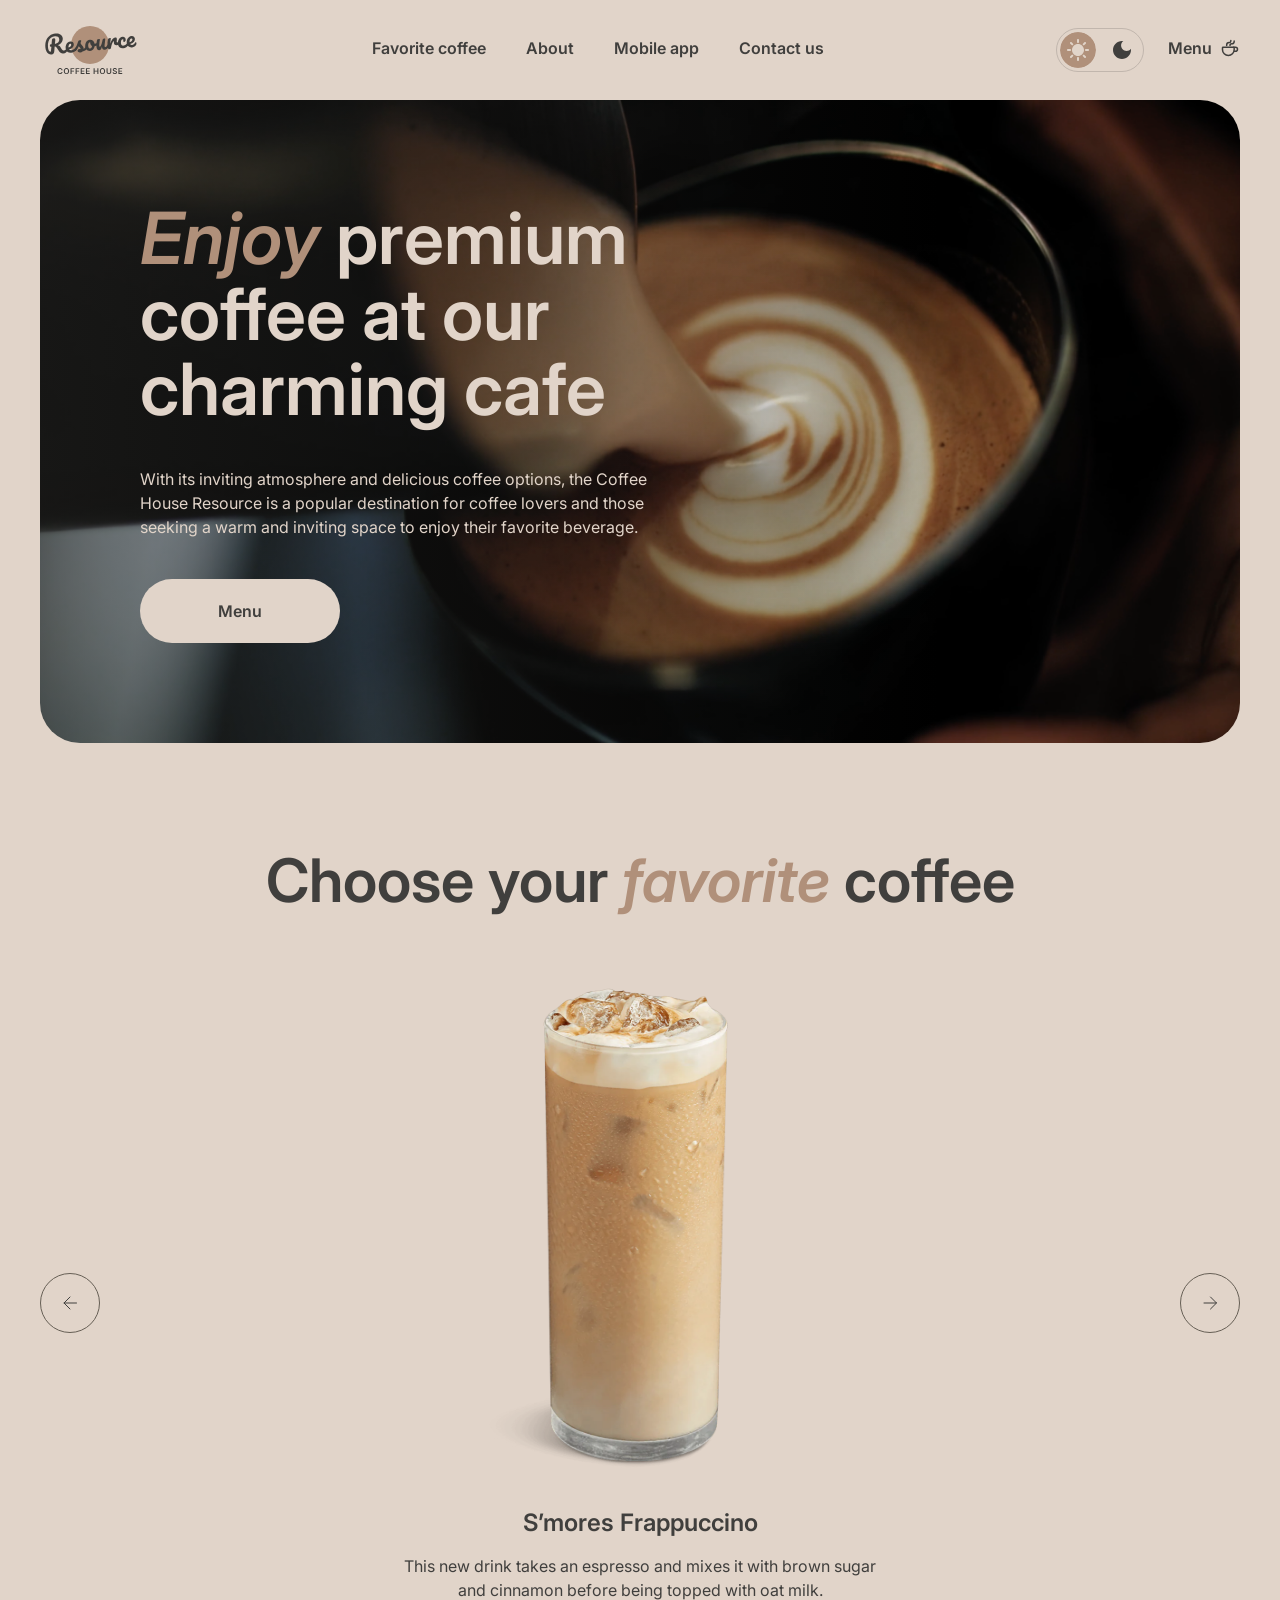
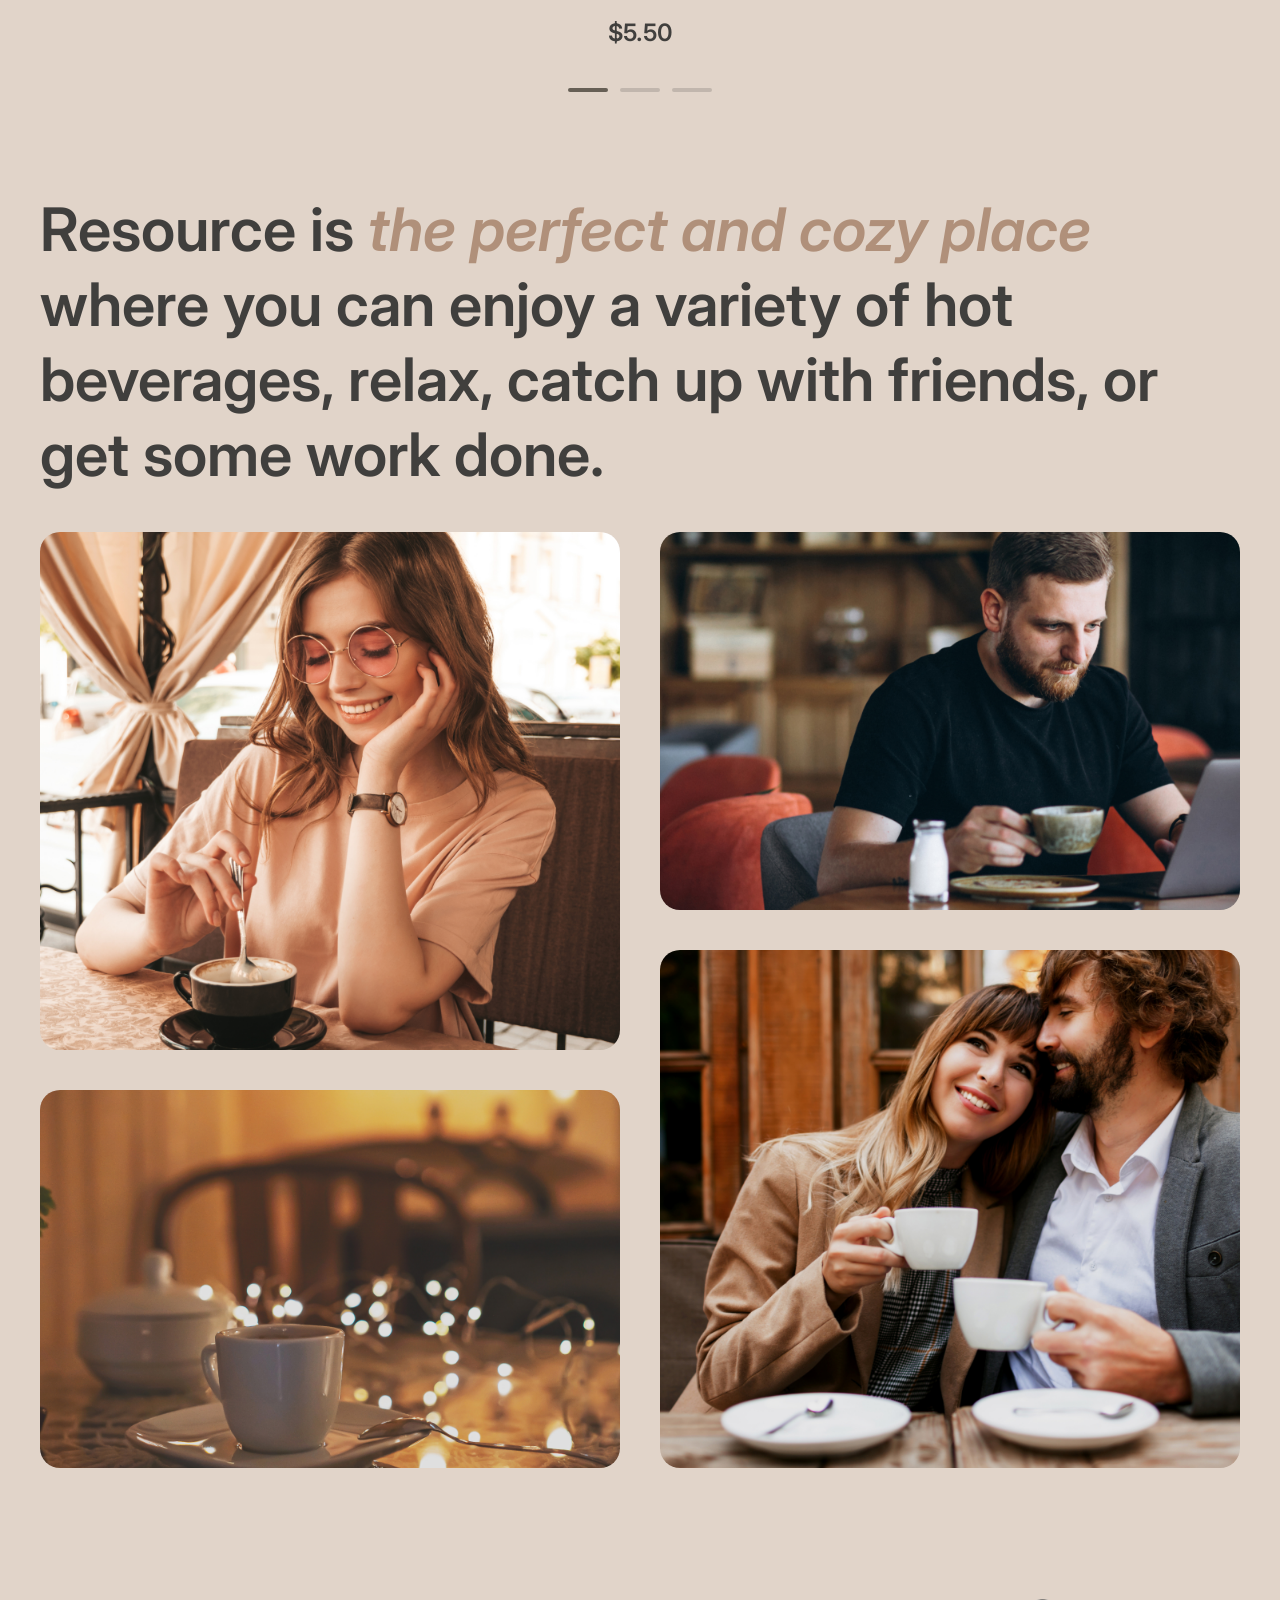
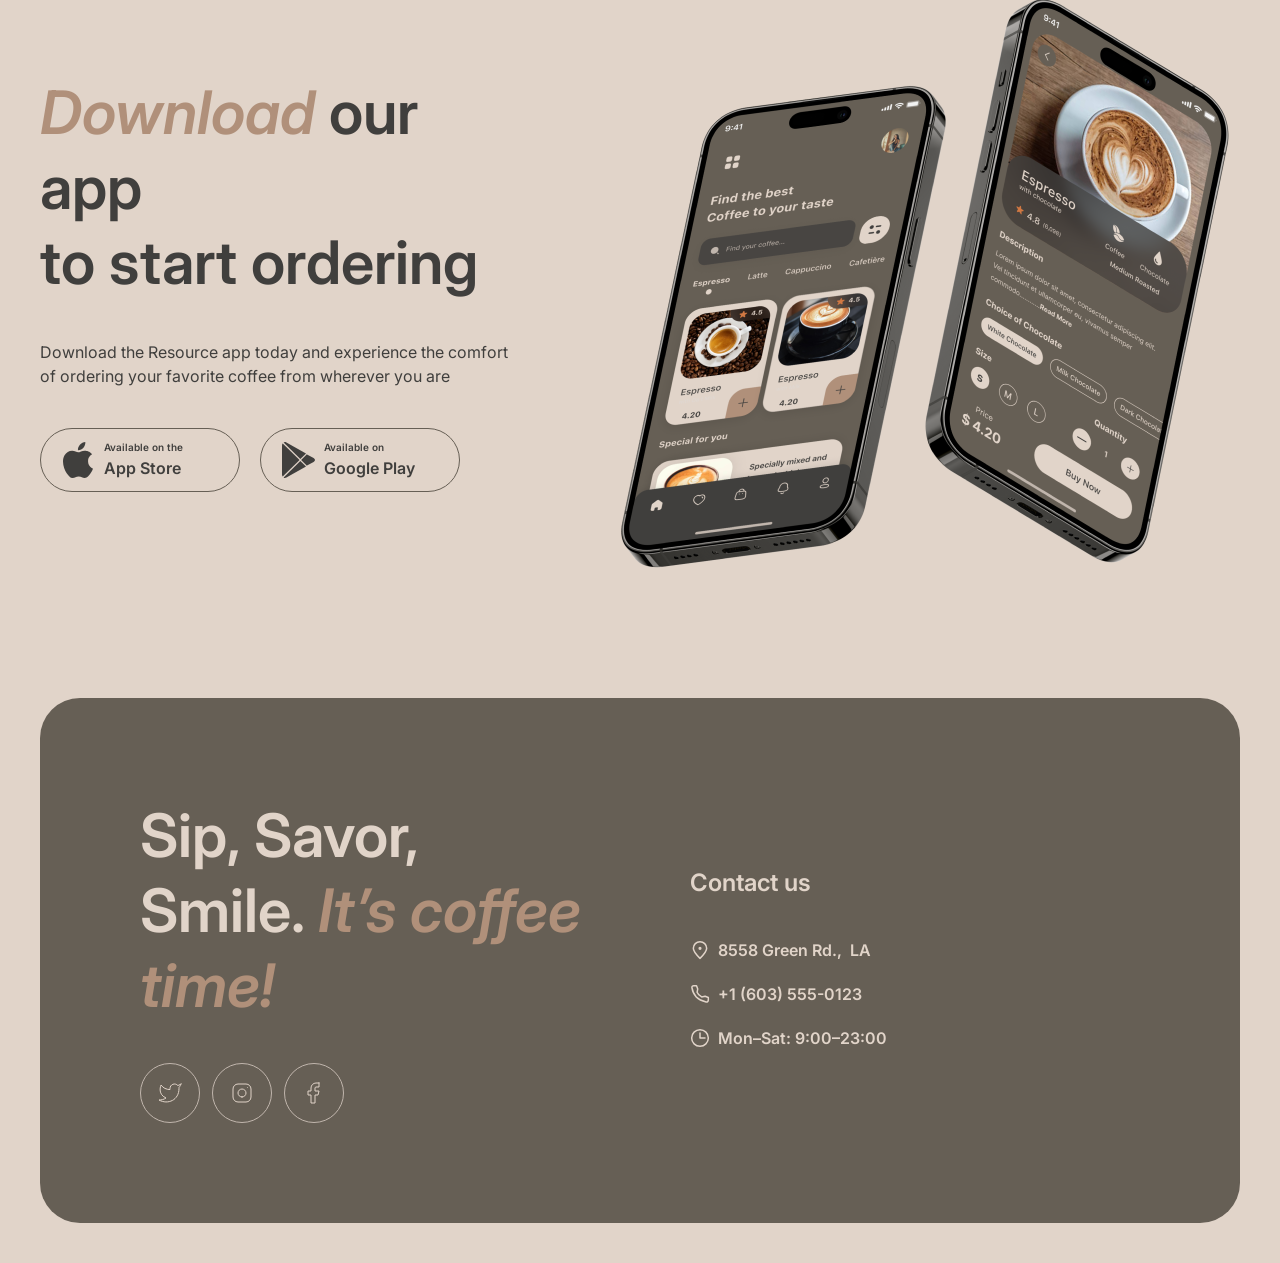
<file: index.html>
<!DOCTYPE html>
<html lang="en">
<head>
  <meta charset="UTF-8">
  <meta name="viewport" content="width=device-width, initial-scale=1.0">
  <title>Resource Coffee House</title>
  <link rel="icon" href="assets/favicon.svg" type="image/svg+xml">
  <link rel="preconnect" href="https://fonts.googleapis.com">
  <link rel="preconnect" href="https://fonts.gstatic.com" crossorigin>
  <link href="https://fonts.googleapis.com/css2?family=Inter:ital,wght@0,400;0,600;1,600&display=swap" rel="stylesheet">
  <link rel="stylesheet" href="css/common.css">
  <link rel="stylesheet" href="css/index.css">
  <script src="js/common.js"></script>
  <script src="js/index.js" defer></script>
</head>
<body>
  <header class="header">
    <div class="container header__inner">
      <a class="logo" href="index.html">
        <img class="logo__img logo__img--light" src="assets/logo.svg" width="100" height="60" alt="Resource coffee house">
        <img class="logo__img logo__img--dark" src="assets/logo-dark.svg" width="100" height="60" alt="Resource coffee house">
      </a>

      <nav class="nav" id="nav">
        <ul class="nav__list">
          <li><a class="link" href="index.html#favorite-coffee">Favorite coffee</a></li>
          <li><a class="link" href="index.html#about">About</a></li>
          <li><a class="link" href="index.html#mobile-app">Mobile app</a></li>
          <li><a class="link" href="index.html#contacts">Contact us</a></li>
        </ul>
        <a class="link nav__menu" href="catalog.html">Menu <span class="icon icon--coffee-cup" aria-hidden="true"></span></a>
      </nav>

      <div class="header__actions">
        <div class="theme-switch" role="group" aria-label="Color theme">
          <button class="theme-switch__btn theme-switch__btn--light" type="button" data-theme="light" aria-label="Light theme"></button>
          <button class="theme-switch__btn theme-switch__btn--dark" type="button" data-theme="dark" aria-label="Dark theme"></button>
        </div>
        <a class="link header__menu" href="catalog.html">Menu <span class="icon icon--coffee-cup" aria-hidden="true"></span></a>
        <button class="burger" type="button" aria-label="Open menu" aria-expanded="false" aria-controls="nav">
          <span class="icon icon--burger" aria-hidden="true"></span>
          <span class="icon icon--close" aria-hidden="true"></span>
        </button>
      </div>
    </div>
  </header>

  <main>
    <section class="hero">
      <div class="container">
        <div class="hero__box">
          <div class="hero__content">
            <h1 class="heading-1"><em class="accent">Enjoy</em> premium coffee at our charming cafe</h1>
            <p>With its inviting atmosphere and delicious coffee options, the Coffee House Resource is a popular destination for coffee lovers and those seeking a warm and inviting space to enjoy their favorite beverage.</p>
            <a class="btn" href="catalog.html">Menu <span class="icon icon--coffee-cup" aria-hidden="true"></span></a>
          </div>
        </div>
      </div>
    </section>

    <section class="favorite" id="favorite-coffee">
      <div class="container">
        <h2 class="heading-2 favorite__title">Choose your <em class="accent">favorite</em> coffee</h2>

        <div class="slider">
          <div class="slider__row">
            <button class="icon-btn slider__arrow" type="button" aria-label="Previous slide">
              <span class="icon icon--arrow-left" aria-hidden="true"></span>
            </button>

            <div class="slider__viewport">
              <ul class="slider__track">
                <li class="slide">
                  <div class="slide__content">
                    <img class="slide__img" src="assets/coffee-slider-1.png" width="530" height="530" alt="S’mores Frappuccino">
                    <h3 class="heading-3">S’mores Frappuccino</h3>
                    <p>This new drink takes an espresso and mixes it with brown sugar and cinnamon before being topped with oat milk.</p>
                    <p class="heading-3">$5.50</p>
                  </div>
                </li>
                <li class="slide">
                  <div class="slide__content">
                    <img class="slide__img" src="assets/coffee-slider-2.png" width="530" height="530" alt="Caramel Macchiato">
                    <h3 class="heading-3">Caramel Macchiato</h3>
                    <p>Fragrant and unique classic espresso with rich caramel-peanut syrup, with cream under whipped thick foam.</p>
                    <p class="heading-3">$5.00</p>
                  </div>
                </li>
                <li class="slide">
                  <div class="slide__content">
                    <img class="slide__img" src="assets/coffee-slider-3.png" width="530" height="530" alt="Ice coffee">
                    <h3 class="heading-3">Ice coffee</h3>
                    <p>A popular summer drink that tones and invigorates. Prepared from coffee, milk and ice.</p>
                    <p class="heading-3">$4.50</p>
                  </div>
                </li>
              </ul>
            </div>

            <button class="icon-btn slider__arrow" type="button" aria-label="Next slide">
              <span class="icon icon--arrow-right" aria-hidden="true"></span>
            </button>
          </div>

          <div class="slider__controls">
            <button class="slider__bar slider__bar--active" type="button" aria-label="Slide 1"></button>
            <button class="slider__bar" type="button" aria-label="Slide 2"></button>
            <button class="slider__bar" type="button" aria-label="Slide 3"></button>
          </div>
        </div>
      </div>
    </section>

    <section class="about" id="about">
      <div class="container">
        <h2 class="heading-2 about__title">Resource is <em class="accent">the perfect and cozy place</em> where you can enjoy a variety of hot beverages, relax, catch up with friends, or get some work done.</h2>

        <div class="about__images">
          <div class="about__column">
            <figure class="about__figure about__figure--tall">
              <img src="assets/about-1.png" width="726" height="726" alt="Smiling woman stirring a cup of coffee" loading="lazy">
            </figure>
            <figure class="about__figure about__figure--short about__figure--desktop">
              <img src="assets/about-2.png" width="726" height="726" alt="Cup of tea with warm lights in the background" loading="lazy">
            </figure>
          </div>
          <div class="about__column">
            <figure class="about__figure about__figure--short about__figure--desktop">
              <img src="assets/about-3.png" width="726" height="726" alt="Man with a cup of coffee at the table" loading="lazy">
            </figure>
            <figure class="about__figure about__figure--tall">
              <img src="assets/about-4.png" width="726" height="726" alt="Couple enjoying coffee together" loading="lazy">
            </figure>
          </div>
        </div>
      </div>
    </section>

    <section class="app" id="mobile-app">
      <div class="container app__inner">
        <div class="app__offer">
          <h2 class="heading-2"><em class="accent">Download</em> our app<br>to start ordering</h2>
          <p>Download the Resource app today and experience the comfort of ordering your favorite coffee from wherever you are</p>
          <div class="app__buttons">
            <a class="store-btn" href="#">
              <span class="icon icon--app-store" aria-hidden="true"></span>
              <span class="store-btn__text">
                <span class="store-btn__caption">Available on the</span>
                App Store
              </span>
            </a>
            <a class="store-btn" href="#">
              <span class="icon icon--google-play" aria-hidden="true"></span>
              <span class="store-btn__text">
                <span class="store-btn__caption">Available on</span>
                Google Play
              </span>
            </a>
          </div>
        </div>
        <img class="app__img" src="assets/mobile-screens.png" width="630" height="630" alt="Resource mobile app screens" loading="lazy">
      </div>
    </section>
  </main>

  <footer class="footer" id="contacts">
    <div class="container">
      <div class="footer__box">
        <div class="footer__offer">
          <h2 class="heading-2">Sip, Savor, Smile. <em class="accent">It’s coffee time!</em></h2>
          <ul class="socials">
            <li><a class="social" href="https://twitter.com" target="_blank" rel="noopener" aria-label="Twitter"><span class="icon icon--twitter" aria-hidden="true"></span></a></li>
            <li><a class="social" href="https://instagram.com" target="_blank" rel="noopener" aria-label="Instagram"><span class="icon icon--instagram" aria-hidden="true"></span></a></li>
            <li><a class="social" href="https://facebook.com" target="_blank" rel="noopener" aria-label="Facebook"><span class="icon icon--facebook" aria-hidden="true"></span></a></li>
          </ul>
        </div>

        <div class="footer__contacts">
          <h2 class="heading-3">Contact us</h2>
          <address>
            <ul class="contacts">
              <li><a class="link" href="https://www.google.com/maps/search/?api=1&amp;query=8558+Green+Rd.,+LA" target="_blank" rel="noopener"><span class="icon icon--pin" aria-hidden="true"></span>8558 Green Rd.,&nbsp; LA</a></li>
              <li><a class="link" href="tel:+16035550123"><span class="icon icon--phone" aria-hidden="true"></span>+1 (603) 555-0123</a></li>
              <li class="contacts__item"><span class="icon icon--clock" aria-hidden="true"></span>Mon–Sat: 9:00–23:00</li>
            </ul>
          </address>
        </div>
      </div>
    </div>
  </footer>
</body>
</html>
</file>
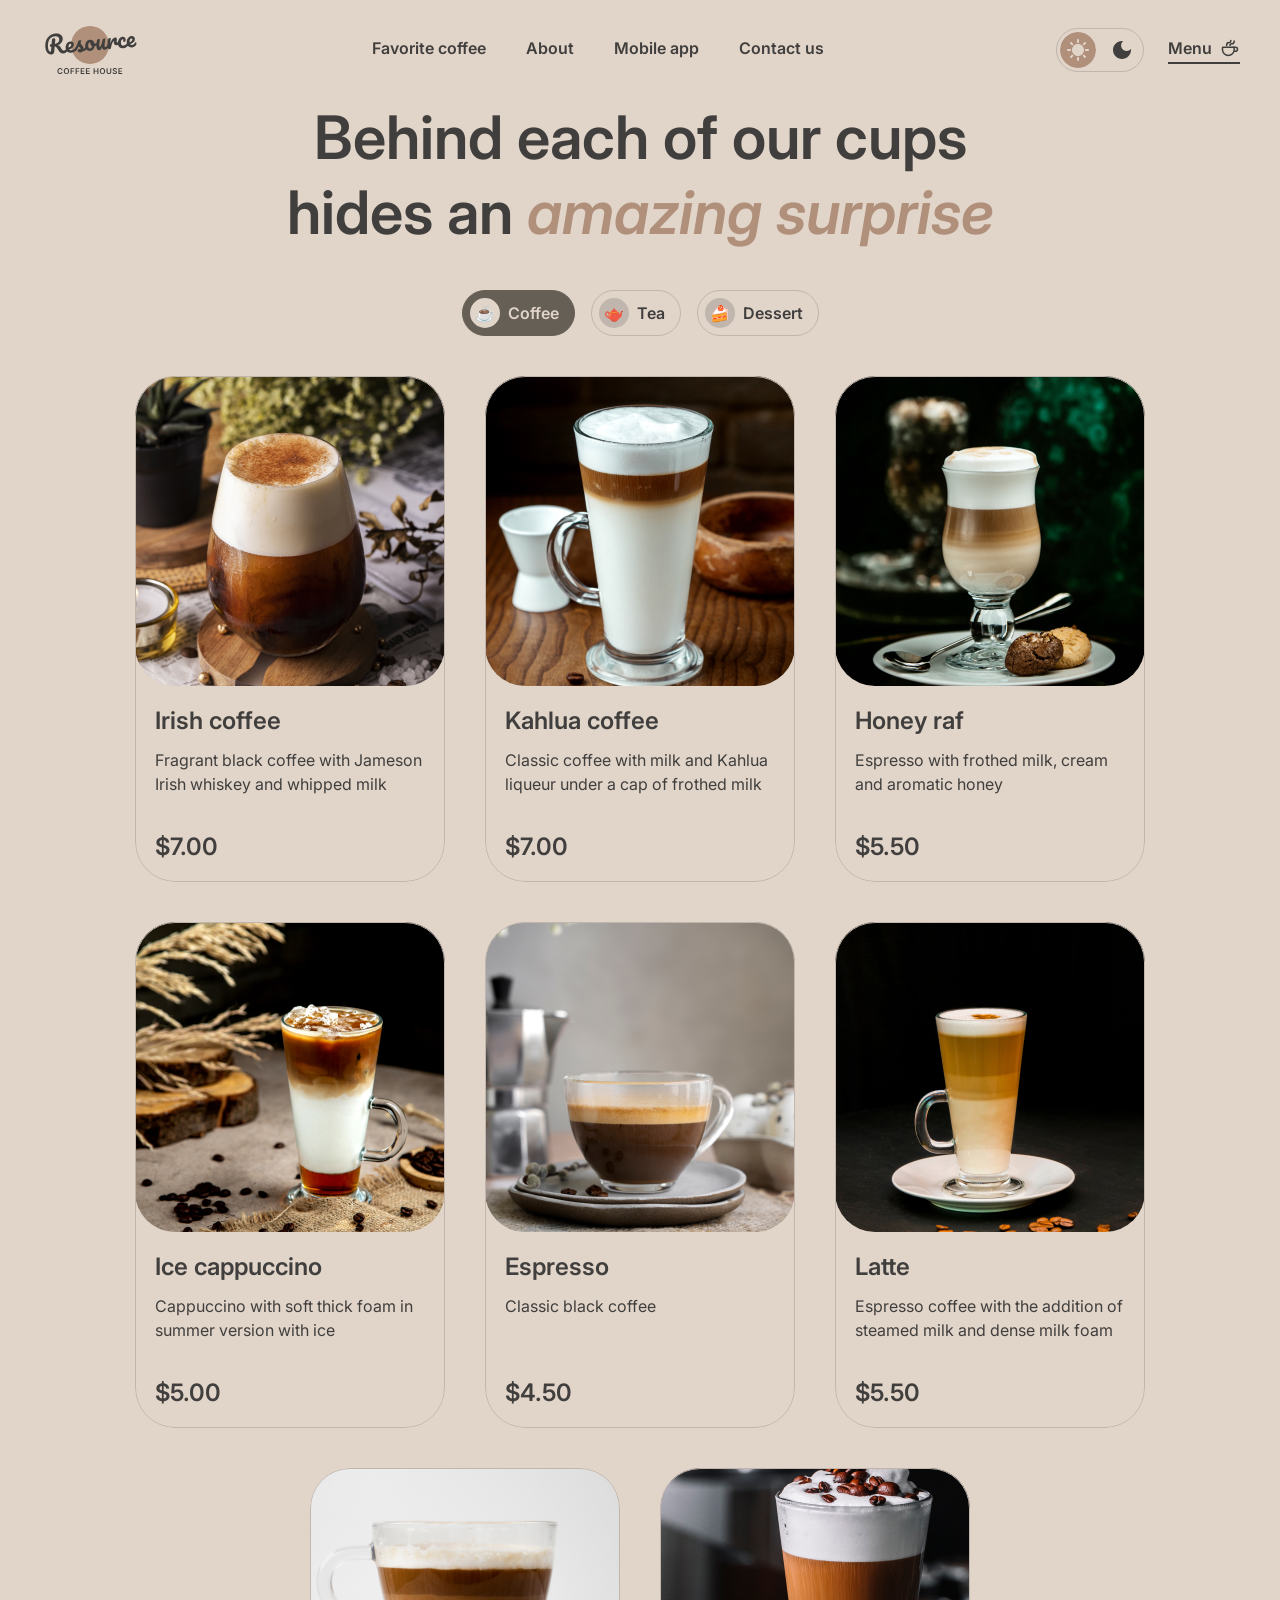
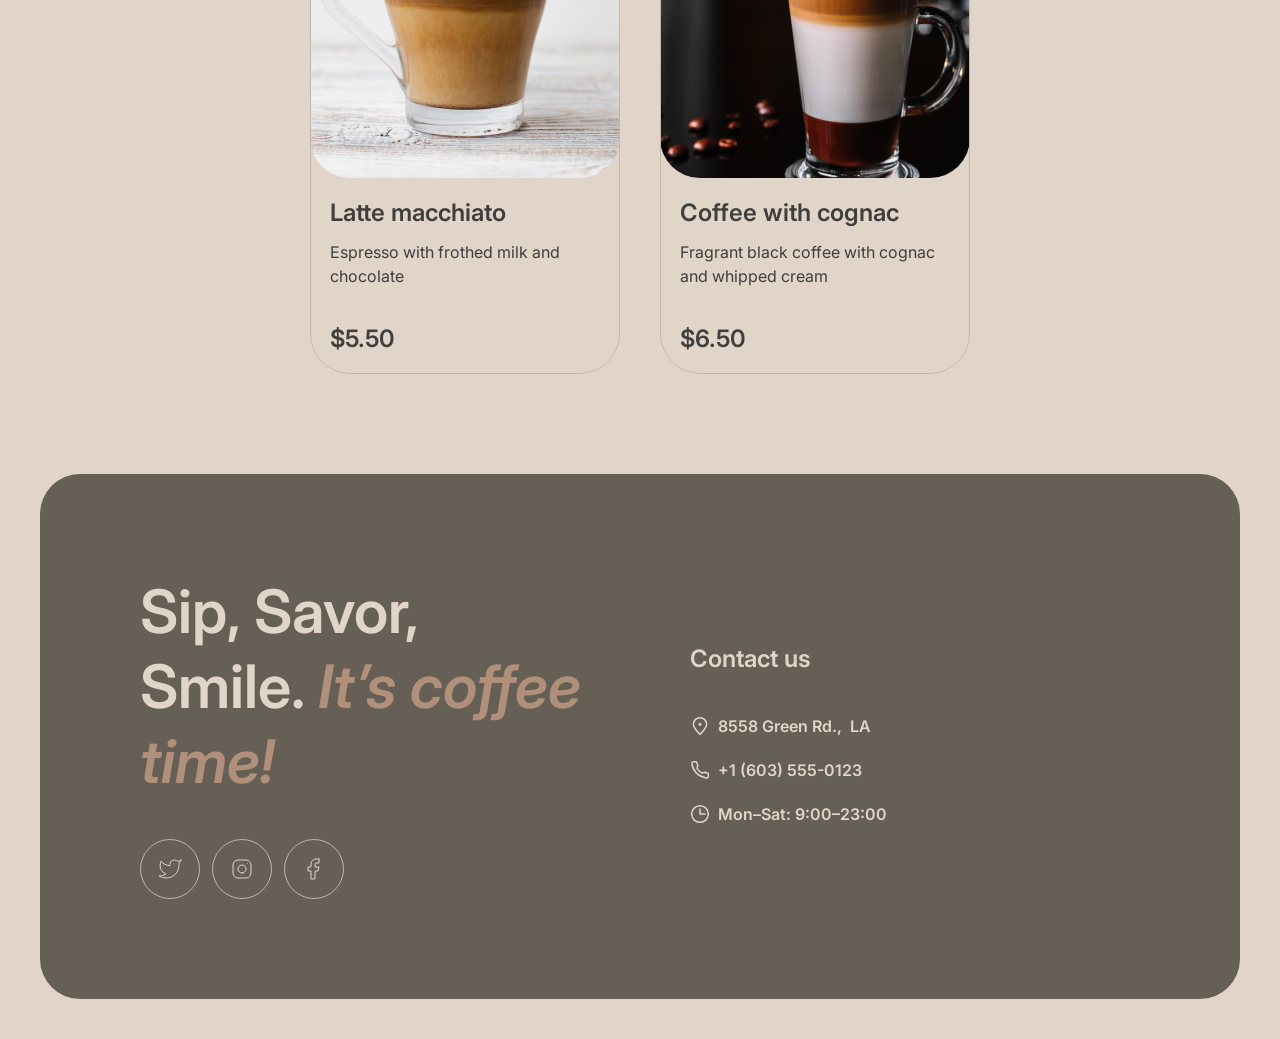
<file: catalog.html>
<!DOCTYPE html>
<html lang="en">
<head>
  <meta charset="UTF-8">
  <meta name="viewport" content="width=device-width, initial-scale=1.0">
  <title>Menu — Resource Coffee House</title>
  <link rel="icon" href="assets/favicon.svg" type="image/svg+xml">
  <link rel="preconnect" href="https://fonts.googleapis.com">
  <link rel="preconnect" href="https://fonts.gstatic.com" crossorigin>
  <link href="https://fonts.googleapis.com/css2?family=Inter:ital,wght@0,400;0,600;1,600&display=swap" rel="stylesheet">
  <link rel="stylesheet" href="css/common.css">
  <link rel="stylesheet" href="css/catalog.css">
  <script src="js/common.js"></script>
  <script src="data/products.js"></script>
  <script src="js/catalog.js" defer></script>
</head>
<body>
  <header class="header">
    <div class="container header__inner">
      <a class="logo" href="index.html">
        <img class="logo__img logo__img--light" src="assets/logo.svg" width="100" height="60" alt="Resource coffee house">
        <img class="logo__img logo__img--dark" src="assets/logo-dark.svg" width="100" height="60" alt="Resource coffee house">
      </a>

      <nav class="nav" id="nav">
        <ul class="nav__list">
          <li><a class="link" href="index.html#favorite-coffee">Favorite coffee</a></li>
          <li><a class="link" href="index.html#about">About</a></li>
          <li><a class="link" href="index.html#mobile-app">Mobile app</a></li>
          <li><a class="link" href="index.html#contacts">Contact us</a></li>
        </ul>
        <a class="link nav__menu" href="catalog.html" aria-current="page">Menu <span class="icon icon--coffee-cup" aria-hidden="true"></span></a>
      </nav>

      <div class="header__actions">
        <div class="theme-switch" role="group" aria-label="Color theme">
          <button class="theme-switch__btn theme-switch__btn--light" type="button" data-theme="light" aria-label="Light theme"></button>
          <button class="theme-switch__btn theme-switch__btn--dark" type="button" data-theme="dark" aria-label="Dark theme"></button>
        </div>
        <a class="link header__menu" href="catalog.html" aria-current="page">Menu <span class="icon icon--coffee-cup" aria-hidden="true"></span></a>
        <button class="burger" type="button" aria-label="Open menu" aria-expanded="false" aria-controls="nav">
          <span class="icon icon--burger" aria-hidden="true"></span>
          <span class="icon icon--close" aria-hidden="true"></span>
        </button>
      </div>
    </div>
  </header>

  <main>
    <section class="menu">
      <div class="container">
        <div class="menu__offer">
          <h1 class="heading-2 menu__title">Behind each of our cups hides an <em class="accent">amazing surprise</em></h1>
          <div class="tabs" role="group" aria-label="Menu categories">
            <button class="tab" type="button" data-tab="coffee" aria-pressed="true"><span class="tab__icon" aria-hidden="true">☕</span>Coffee</button>
            <button class="tab" type="button" data-tab="tea" aria-pressed="false"><span class="tab__icon" aria-hidden="true">🫖</span>Tea</button>
            <button class="tab" type="button" data-tab="dessert" aria-pressed="false"><span class="tab__icon" aria-hidden="true">🍰</span>Dessert</button>
          </div>
        </div>

        <div class="menu__panel" data-panel="coffee">
          <h2 class="visually-hidden">Coffee</h2>
        </div>
        <div class="menu__panel" data-panel="tea" hidden>
          <h2 class="visually-hidden">Tea</h2>
        </div>
        <div class="menu__panel" data-panel="dessert" hidden>
          <h2 class="visually-hidden">Dessert</h2>
        </div>
      </div>
    </section>
  </main>

  <footer class="footer" id="contacts">
    <div class="container">
      <div class="footer__box">
        <div class="footer__offer">
          <h2 class="heading-2">Sip, Savor, Smile. <em class="accent">It’s coffee time!</em></h2>
          <ul class="socials">
            <li><a class="social" href="https://twitter.com" target="_blank" rel="noopener" aria-label="Twitter"><span class="icon icon--twitter" aria-hidden="true"></span></a></li>
            <li><a class="social" href="https://instagram.com" target="_blank" rel="noopener" aria-label="Instagram"><span class="icon icon--instagram" aria-hidden="true"></span></a></li>
            <li><a class="social" href="https://facebook.com" target="_blank" rel="noopener" aria-label="Facebook"><span class="icon icon--facebook" aria-hidden="true"></span></a></li>
          </ul>
        </div>

        <div class="footer__contacts">
          <h2 class="heading-3">Contact us</h2>
          <address>
            <ul class="contacts">
              <li><a class="link" href="https://www.google.com/maps/search/?api=1&amp;query=8558+Green+Rd.,+LA" target="_blank" rel="noopener"><span class="icon icon--pin" aria-hidden="true"></span>8558 Green Rd.,&nbsp; LA</a></li>
              <li><a class="link" href="tel:+16035550123"><span class="icon icon--phone" aria-hidden="true"></span>+1 (603) 555-0123</a></li>
              <li class="contacts__item"><span class="icon icon--clock" aria-hidden="true"></span>Mon–Sat: 9:00–23:00</li>
            </ul>
          </address>
        </div>
      </div>
    </div>
  </footer>

  <div class="modal" id="modal" hidden>
    <div class="modal__box" role="dialog" aria-modal="true" aria-labelledby="modal-title">
      <div class="modal__media">
        <!-- заглушка, чтобы валидатор html не ругался -->
        <img class="modal__img" src="assets/favicon.svg" alt="">
      </div>

      <div class="modal__content">
        <div class="modal__info">
          <h2 class="heading-3" id="modal-title">&nbsp;</h2>
          <p class="modal__description"></p>
        </div>

        <div class="modal__group">
          <p>Size</p>
          <div class="modal__options" data-size-options></div>
        </div>

        <div class="modal__group">
          <p>Additives</p>
          <div class="modal__options" data-additive-options></div>
        </div>

        <div class="modal__total">
          <p>Total:</p>
          <p class="modal__price"></p>
        </div>

        <div class="modal__alert">
          <span class="icon icon--info" aria-hidden="true"></span>
          <p>The cost is not final. Download our mobile app to see the final price and place your order. Earn loyalty points and enjoy your favorite coffee with up to 20% discount.</p>
        </div>

        <button class="modal__close" type="button" data-close>Close</button>
      </div>
    </div>
  </div>
</body>
</html>
</file>
<file: css/common.css>
:root {
  /* colors */
  --mainBg: #e1d4c9;
  --containerBg: #665f55;
  --overlayBg: rgba(64, 63, 61, 0.8);
  --textPrimary: #403f3d;
  --textInverse: #e1d4c9;
  --textAccent: #b0907a;
  --borderPrimary: #c1b6ad;
  --borderInverse: #665f55;
  /* fonts */
  --fontMain: "Inter", sans-serif;
  --h1Size: 72px;
  --h2Size: 60px;
  --gutter: 40px;
}

.dark-mode {
  --mainBg: #292826;
  --containerBg: #403f3d;
  --overlayBg: rgba(41, 40, 38, 0.8);
  --textPrimary: #e1d4c9;
  --borderPrimary: #665f55;
  --borderInverse: #c1b6ad;
}

@media (max-width: 600px) {
  :root {
    --h1Size: 42px;
    --h2Size: 32px;
    --gutter: 16px;
  }
}

/* reset */
* {
  box-sizing: border-box;
}

html {
  scroll-behavior: smooth;
}

body {
  margin: 0;
  padding: 20px 0 40px;
  background-color: var(--mainBg);
  color: var(--textPrimary);
  font-family: var(--fontMain);
  font-size: 16px;
  line-height: 1.5;
}

h1,
h2,
h3,
p,
ul,
figure {
  margin: 0;
}

ul {
  padding: 0;
  list-style: none;
}

a {
  color: inherit;
  text-decoration: none;
}

img {
  display: block;
  max-width: 100%;
}

button {
  padding: 0;
  border: 0;
  background: none;
  color: inherit;
  font: inherit;
  cursor: pointer;
}

[hidden] {
  display: none !important;
}

/* base */
.container {
  max-width: 1440px;
  margin: 0 auto;
  padding: 0 var(--gutter);
}

.heading-1 {
  font-size: var(--h1Size);
  font-weight: 600;
  line-height: 1.05;
}

.heading-2 {
  font-size: var(--h2Size);
  font-weight: 600;
  line-height: 1.25;
}

.heading-3 {
  font-size: 24px;
  font-weight: 600;
  line-height: 1.25;
}

.accent {
  color: var(--textAccent);
  font-style: italic;
}

.visually-hidden {
  position: absolute;
  width: 1px;
  height: 1px;
  overflow: hidden;
  clip: rect(0 0 0 0);
}

/* icons */
.icon {
  display: inline-block;
  width: 20px;
  height: 20px;
  background-color: currentColor;
  mask-repeat: no-repeat;
  mask-position: center;
  mask-size: contain;
}

.icon--coffee-cup {
  mask-image: url("../assets/icons/coffee-cup.svg");
}

.icon--pin {
  mask-image: url("../assets/icons/pin.svg");
}

.icon--phone {
  mask-image: url("../assets/icons/phone.svg");
}

.icon--clock {
  mask-image: url("../assets/icons/clock.svg");
}

.icon--twitter {
  width: 24px;
  height: 24px;
  mask-image: url("../assets/icons/twitter.svg");
}

.icon--instagram {
  width: 24px;
  height: 24px;
  mask-image: url("../assets/icons/instagram.svg");
}

.icon--facebook {
  width: 24px;
  height: 24px;
  mask-image: url("../assets/icons/facebook.svg");
}

.icon--burger {
  width: 17px;
  height: 9px;
  mask-image: url("../assets/icons/burger.svg");
}

.icon--close {
  width: 13px;
  height: 13px;
  mask-image: url("../assets/icons/close.svg");
}

.icon--refresh {
  width: 24px;
  height: 24px;
  mask-image: url("../assets/icons/refresh.svg");
}

.icon--arrow-left {
  width: 24px;
  height: 24px;
  mask-image: url("../assets/icons/arrow-left.svg");
}

.icon--arrow-right {
  width: 24px;
  height: 24px;
  mask-image: url("../assets/icons/arrow-right.svg");
}

/* links */
.link {
  position: relative;
  display: inline-flex;
  align-items: center;
  gap: 8px;
  padding-bottom: 4px;
  font-weight: 600;
}

.link::after {
  content: "";
  position: absolute;
  left: 0;
  right: 0;
  bottom: 0;
  height: 2px;
  background-color: currentColor;
  transform: scaleX(0);
  transform-origin: left;
  transition: transform 0.25s;
}

.link:hover::after,
.link[aria-current="page"]::after {
  transform: scaleX(1);
}

/* header */
.header {
  position: relative;
  z-index: 10;
  height: 60px;
}

.header__inner {
  display: flex;
  align-items: center;
  justify-content: space-between;
  gap: 24px;
}

.logo,
.header__actions {
  position: relative;
  z-index: 1;
}

.logo__img {
  width: 100px;
  height: 60px;
}

.logo__img--dark,
.dark-mode .logo__img--light {
  display: none;
}

.dark-mode .logo__img--dark {
  display: block;
}

.nav {
  flex: 1;
}

.nav__list {
  display: flex;
  justify-content: center;
  gap: 40px;
}

.nav__menu,
.burger {
  display: none;
}

.header__actions {
  display: flex;
  align-items: center;
  gap: 24px;
}

.theme-switch {
  display: flex;
  gap: 8px;
  padding: 3px;
  border: 1px solid var(--borderPrimary);
  border-radius: 100px;
}

.theme-switch__btn {
  width: 36px;
  height: 36px;
  border-radius: 50%;
  transition: opacity 0.25s;
  background-position: center;
  background-size: contain;
}

.theme-switch__btn--light {
  background-image: url("../assets/icons/theme-light-sun.svg");
}

.theme-switch__btn--dark {
  background-image: url("../assets/icons/theme-light-moon.svg");
}

.dark-mode .theme-switch__btn--light {
  background-image: url("../assets/icons/theme-dark-sun.svg");
}

.dark-mode .theme-switch__btn--dark {
  background-image: url("../assets/icons/theme-dark-moon.svg");
}

.theme-switch__btn:hover {
  opacity: 0.7;
}

.burger {
  align-items: center;
  justify-content: center;
  width: 44px;
  height: 44px;
  border: 1px solid var(--borderInverse);
  border-radius: 50%;
  transition: background-color 0.25s;
}

.burger:hover {
  background-color: var(--borderPrimary);
}

.burger .icon {
  position: absolute;
  top: 50%;
  left: 50%;
  transform: translate(-50%, -50%);
  transition: opacity 0.25s ease, transform 0.25s ease;
}

.burger .icon--close {
  opacity: 0;
  transform: translate(-50%, -50%) rotate(-45deg);
}

.burger[aria-expanded="true"] .icon--burger {
  opacity: 0;
  transform: translate(-50%, -50%) rotate(45deg);
}

.burger[aria-expanded="true"] .icon--close {
  opacity: 1;
  transform: translate(-50%, -50%) rotate(0deg);
}

/* header nav is tight in this range, so it gets smaller gaps and font
   instead of jumping straight to the burger like on narrower screens */
@media (min-width: 769px) and (max-width: 1024px) {
  .header__inner {
    gap: 12px;
  }

  .logo__img {
    width: 80px;
    height: 48px;
  }

  .nav__list {
    gap: 14px;
  }

  .nav .link {
    font-size: 14px;
  }

  .header__actions {
    gap: 12px;
  }
}

@media (max-width: 768px) {
  .header__menu {
    display: none;
  }

  .burger {
    display: flex;
    position: relative;
  }

  .theme-switch__btn {
    width: 44px;
    height: 44px;
  }

  .nav {
    position: fixed;
    top: 0;
    right: 0;
    bottom: 0;
    left: 0;
    display: flex;
    flex-direction: column;
    align-items: center;
    justify-content: center;
    gap: 100px;
    padding: 100px var(--gutter) 60px;
    overflow-y: auto;
    background-color: var(--mainBg);
    opacity: 0;
    transform: translateY(-16px);
    pointer-events: none;
    transition: opacity 0.3s ease, transform 0.3s ease;
  }

  .nav.is-open {
    opacity: 1;
    transform: translateY(0);
    pointer-events: auto;
  }

  .nav__list {
    flex-direction: column;
    align-items: center;
    gap: 60px;
  }

  .nav .link {
    font-size: 32px;
    line-height: 1.25;
  }

  .nav__menu {
    display: inline-flex;
    gap: 16px;
  }

  .nav__menu .icon {
    width: 40px;
    height: 40px;
  }

  .menu-open {
    overflow: hidden;
  }

  .menu-open .header__inner {
    position: fixed;
    top: 20px;
    left: 0;
    right: 0;
  }
}

@media (max-width: 600px) {
  .header__actions {
    gap: 12px;
  }

  .nav {
    justify-content: flex-start;
    padding-top: 160px;
  }
}

/* main */
main {
  display: flex;
  flex-direction: column;
  gap: 100px;
  margin-top: 20px;
}

/* buttons */
.btn {
  display: inline-flex;
  align-items: center;
  justify-content: center;
  gap: 8px;
  width: 200px;
  padding: 20px 0;
  border-radius: 100px;
  background-color: var(--mainBg);
  color: var(--textPrimary);
  font-weight: 600;
  transition: opacity 0.25s;
}

.btn:hover {
  opacity: 0.85;
}

.btn .icon {
  display: none;
}

.btn:hover .icon {
  display: inline-block;
}

.icon-btn {
  display: flex;
  align-items: center;
  justify-content: center;
  flex-shrink: 0;
  width: 60px;
  height: 60px;
  border: 1px solid var(--borderInverse);
  border-radius: 50%;
  transition: background-color 0.25s;
}

.icon-btn:hover {
  background-color: var(--borderPrimary);
}

/* footer */
.footer {
  margin-top: 100px;
}

.footer__box {
  display: flex;
  align-items: center;
  gap: 100px;
  padding: 100px;
  border-radius: 40px;
  background-color: var(--containerBg);
  color: var(--textInverse);
}

.footer__offer,
.footer__contacts {
  display: flex;
  flex: 1;
  flex-direction: column;
  gap: 40px;
}

.socials {
  display: flex;
  gap: 12px;
}

.social {
  display: flex;
  align-items: center;
  justify-content: center;
  width: 60px;
  height: 60px;
  border: 1px solid var(--borderPrimary);
  border-radius: 50%;
  transition: background-color 0.25s;
}

.social:hover {
  background-color: rgba(225, 212, 201, 0.15);
}

.contacts {
  display: flex;
  flex-direction: column;
  align-items: flex-start;
  gap: 16px;
}

.contacts__item {
  display: flex;
  align-items: center;
  gap: 8px;
  padding-bottom: 4px;
  font-weight: 600;
}

address {
  font-style: normal;
}

@media (max-width: 1024px) {
  .footer__box {
    flex-direction: column;
    align-items: stretch;
    padding: 100px 60px;
  }
}

@media (max-width: 600px) {
  .footer__box {
    gap: 40px;
    padding: 60px 16px;
  }
}
</file>
<file: css/index.css>
/* hero */
.hero__box {
  padding: 100px;
  border-radius: 40px;
  background:
    linear-gradient(90deg, rgba(41, 40, 38, 0.55), rgba(41, 40, 38, 0) 75%),
    url("../assets/img-hero.png") center / cover no-repeat;
  color: var(--textInverse);
}

.hero__content {
  display: flex;
  flex-direction: column;
  align-items: flex-start;
  gap: 40px;
  max-width: 530px;
}

@media (max-width: 1024px) {
  .hero__box {
    padding: 100px 60px;
  }

  .hero .btn .icon {
    display: inline-block;
  }
}

@media (max-width: 600px) {
  .hero__box {
    padding: 60px 16px;
  }

  .hero__content {
    max-width: none;
  }
}

/* favorite coffee slider */
.favorite__title {
  margin-bottom: 40px;
  text-align: center;
}

.slider {
  display: flex;
  flex-direction: column;
  align-items: center;
  gap: 40px;
}

.slider__row {
  display: flex;
  align-items: center;
  justify-content: center;
  gap: 40px;
  width: 100%;
}

.slider__viewport {
  flex: 1;
  max-width: 1152px;
  overflow: hidden;
}

.slider__track {
  display: flex;
  transition: transform 0.4s ease;
}

.slide {
  flex: 0 0 100%;
}

.slide__content {
  display: flex;
  flex-direction: column;
  align-items: center;
  gap: 16px;
  max-width: 480px;
  margin: 0 auto;
  text-align: center;
}

.slide__img {
  width: 100%;
  margin-bottom: 4px;
}

.slider__controls {
  display: flex;
  gap: 12px;
}

.slider__bar {
  width: 40px;
  height: 4px;
  border-radius: 100px;
  background-color: var(--borderPrimary);
  transition: background-color 0.25s;
}

.slider__bar:hover {
  background-color: var(--borderInverse);
}

.slider__bar--active {
  background-color: var(--borderInverse);
}

@media (max-width: 600px) {
  .slider__arrow {
    display: none;
  }
}

/* about */
.about__title {
  margin-bottom: 40px;
}

.about__images {
  display: grid;
  grid-template-columns: 1fr 1fr;
  gap: 40px;
}

.about__column {
  display: flex;
  flex-direction: column;
  gap: 40px;
}

.about__figure {
  overflow: hidden;
  border-radius: 20px;
}

.about__figure img {
  width: 100%;
  height: 100%;
  object-fit: cover;
}

.about__figure--tall {
  aspect-ratio: 660 / 590;
}

.about__figure--short {
  aspect-ratio: 660 / 430;
}

@media (max-width: 1024px) {
  .about__images {
    grid-template-columns: 1fr;
  }

  .about__figure {
    height: 590px;
    aspect-ratio: auto;
  }

  .about__figure--desktop {
    display: none;
  }
}

/* mobile app */
.app__inner {
  display: flex;
  align-items: center;
  gap: 100px;
}

.app__offer {
  display: flex;
  flex: 1;
  flex-direction: column;
  align-items: flex-start;
  gap: 40px;
}

.app__buttons {
  display: flex;
  flex-wrap: wrap;
  gap: 20px;
}

.app__img {
  flex: 0 1 630px;
  min-width: 0;
  height: auto;
}

.store-btn {
  display: flex;
  align-items: center;
  gap: 8px;
  width: 200px;
  padding: 11px 19px;
  border: 1px solid var(--borderInverse);
  border-radius: 100px;
  font-weight: 600;
  transition: background-color 0.25s;
}

.store-btn:hover {
  background-color: var(--borderPrimary);
}

.store-btn .icon {
  width: 36px;
  height: 36px;
}

.store-btn__text {
  display: flex;
  flex-direction: column;
  gap: 2px;
}

.store-btn__caption {
  font-size: 10px;
  line-height: 1.4;
}

.icon--app-store {
  mask-image: url("../assets/icons/app-store.svg");
}

.icon--google-play {
  mask-image: url("../assets/icons/google-play.svg");
  transform: scaleY(-1);
}

@media (max-width: 1024px) {
  .app__inner {
    flex-direction: column;
    align-items: stretch;
  }

  .app__img {
    align-self: center;
  }
}

@media (max-width: 600px) {
  .app__inner {
    gap: 40px;
  }

  .app__buttons {
    flex-direction: column;
  }

  .app__img {
    width: 100%;
  }
}
</file>
<file: css/catalog.css>
/* menu */
.menu__offer {
  display: flex;
  flex-direction: column;
  align-items: center;
  gap: 40px;
  margin-bottom: 40px;
}

.menu__title {
  max-width: 800px;
  text-align: center;
}

/* tabs */
.tabs {
  display: flex;
  flex-wrap: wrap;
  justify-content: center;
  gap: 16px;
}

.tab {
  display: flex;
  align-items: center;
  gap: 8px;
  padding: 7px 15px 7px 7px;
  border: 1px solid var(--borderPrimary);
  border-radius: 100px;
  font-weight: 600;
  transition: background-color 0.25s;
}

.tab:hover {
  background-color: var(--borderPrimary);
}

.tab__icon {
  display: flex;
  align-items: center;
  justify-content: center;
  width: 30px;
  height: 30px;
  border-radius: 50%;
  background-color: var(--borderPrimary);
  color: #403f3d;
}

.tab[aria-pressed="true"] {
  border-color: var(--containerBg);
  background-color: var(--containerBg);
  color: var(--textInverse);
}

.tab[aria-pressed="true"] .tab__icon {
  background-color: var(--textInverse);
}

/* product cards */
.grid {
  display: flex;
  flex-wrap: wrap;
  justify-content: center;
  gap: 40px;
}

.card {
  position: relative;
  display: flex;
  flex-direction: column;
  width: 310px;
  height: 506px;
  overflow: hidden;
  border-radius: 40px;
  cursor: pointer;
}

.card::after {
  content: "";
  position: absolute;
  top: 0;
  right: 0;
  bottom: 0;
  left: 0;
  border: 1px solid var(--borderPrimary);
  border-radius: 40px;
  pointer-events: none;
  transition: border-color 0.25s;
}

.card:hover::after {
  border-color: var(--borderInverse);
}

.card__media {
  position: relative;
  flex-shrink: 0;
  aspect-ratio: 1;
  overflow: hidden;
  border-radius: 40px;
}

.card__media img {
  position: absolute;
  top: 50%;
  left: 50%;
  width: 340px;
  max-width: none;
  height: 340px;
  transform: translate(-50%, -50%);
}

.card__body {
  display: flex;
  flex: 1;
  flex-direction: column;
  justify-content: space-between;
  padding: 20px;
}

.card__info {
  display: flex;
  flex-direction: column;
  gap: 12px;
}

.card__price {
  font-size: 24px;
  font-weight: 600;
  line-height: 1.25;
}

@media (min-width: 1300px) {
  .card {
    width: calc((100% - 120px) / 4);
    max-width: 310px;
  }
}

/* show more button */
.more {
  display: none;
  justify-content: center;
  margin-top: 40px;
}

@media (max-width: 1024px) {
  .grid:not(.is-expanded) .card--extra {
    display: none;
  }

  .more {
    display: flex;
  }
}

/* modal */
.modal {
  position: fixed;
  inset: 0;
  z-index: 100;
  display: flex;
  align-items: center;
  justify-content: center;
  padding: var(--gutter);
  background-color: var(--overlayBg);
}

.modal__box {
  position: relative;
  display: flex;
  align-items: flex-start;
  width: 100%;
  max-width: 800px;
  max-height: 90vh;
  overflow-y: auto;
  padding: 16px;
  border-radius: 40px;
  background-color: var(--mainBg);
  color: var(--textPrimary);
  animation: modal-in 0.25s ease;
}

.dark-mode .modal__box {
  background-color: var(--containerBg);
  color: var(--textInverse);
}

@keyframes modal-in {
  from {
    opacity: 0;
    transform: scale(0.96);
  }
}

.modal__media {
  flex-shrink: 0;
  width: 310px;
  overflow: hidden;
  border-radius: 40px;
  aspect-ratio: 1;
}

.modal__media img {
  width: 100%;
  height: 100%;
  object-fit: cover;
}

.modal__content {
  display: flex;
  flex-direction: column;
  gap: 20px;
  flex: 1;
  min-width: 0;
  padding-left: 20px;
}

.modal__info {
  display: flex;
  flex-direction: column;
  gap: 12px;
}

.modal__group {
  display: flex;
  flex-direction: column;
  gap: 8px;
}

.modal__options {
  display: flex;
  flex-wrap: wrap;
  gap: 8px;
}

.option {
  display: flex;
  align-items: center;
  gap: 8px;
  padding: 7px 15px 7px 7px;
  border: 1px solid var(--borderPrimary);
  border-radius: 100px;
  font-weight: 600;
  transition: background-color 0.25s;
}

.option:hover {
  background-color: var(--borderPrimary);
}

.option__badge {
  display: flex;
  align-items: center;
  justify-content: center;
  width: 30px;
  height: 30px;
  border-radius: 50%;
  background-color: var(--borderPrimary);
  color: #403f3d;
}

.option[aria-pressed="true"] {
  border-color: var(--containerBg);
  background-color: var(--containerBg);
  color: var(--textInverse);
}

.option[aria-pressed="true"] .option__badge {
  background-color: var(--textInverse);
}

.dark-mode .option[aria-pressed="true"] {
  border-color: var(--mainBg);
  background-color: var(--mainBg);
}

.modal__total {
  display: flex;
  justify-content: space-between;
  font-size: 24px;
  font-weight: 600;
  line-height: 1.25;
}

.modal__alert {
  display: flex;
  gap: 8px;
  padding-top: 12px;
  border-top: 1px solid var(--borderPrimary);
  font-size: 10px;
  font-weight: 600;
  line-height: 1.4;
}

.modal__alert .icon {
  flex-shrink: 0;
  width: 16px;
  height: 16px;
}

.icon--info {
  mask-image: url("../assets/icons/info.svg");
}

.modal__close {
  width: 100%;
  padding: 12px 20px;
  border: 1px solid var(--borderInverse);
  border-radius: 100px;
  font-weight: 600;
  text-align: center;
  transition: background-color 0.25s;
}

.modal__close:hover {
  background-color: var(--borderPrimary);
}

@media (max-width: 767px) {
  .modal__media {
    display: none;
  }

  .modal__content {
    padding-left: 0;
  }
}
</file>
